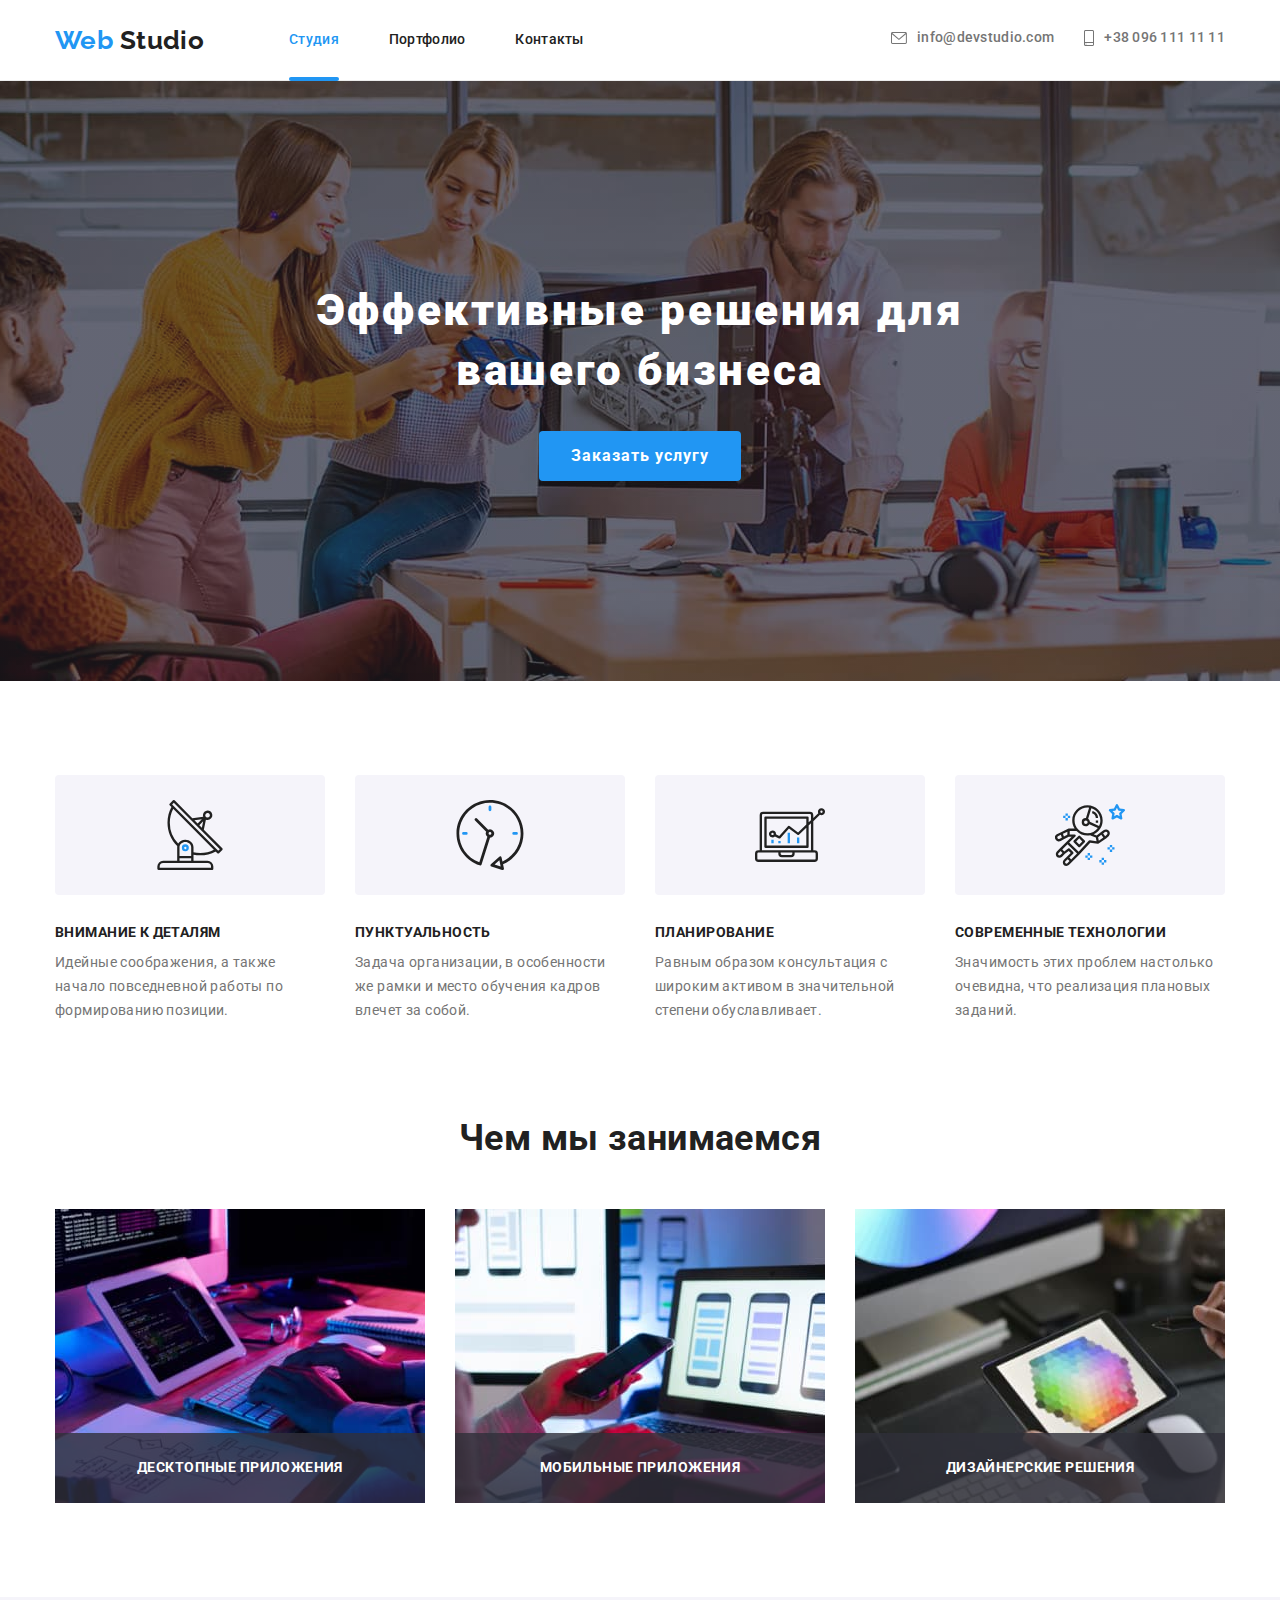
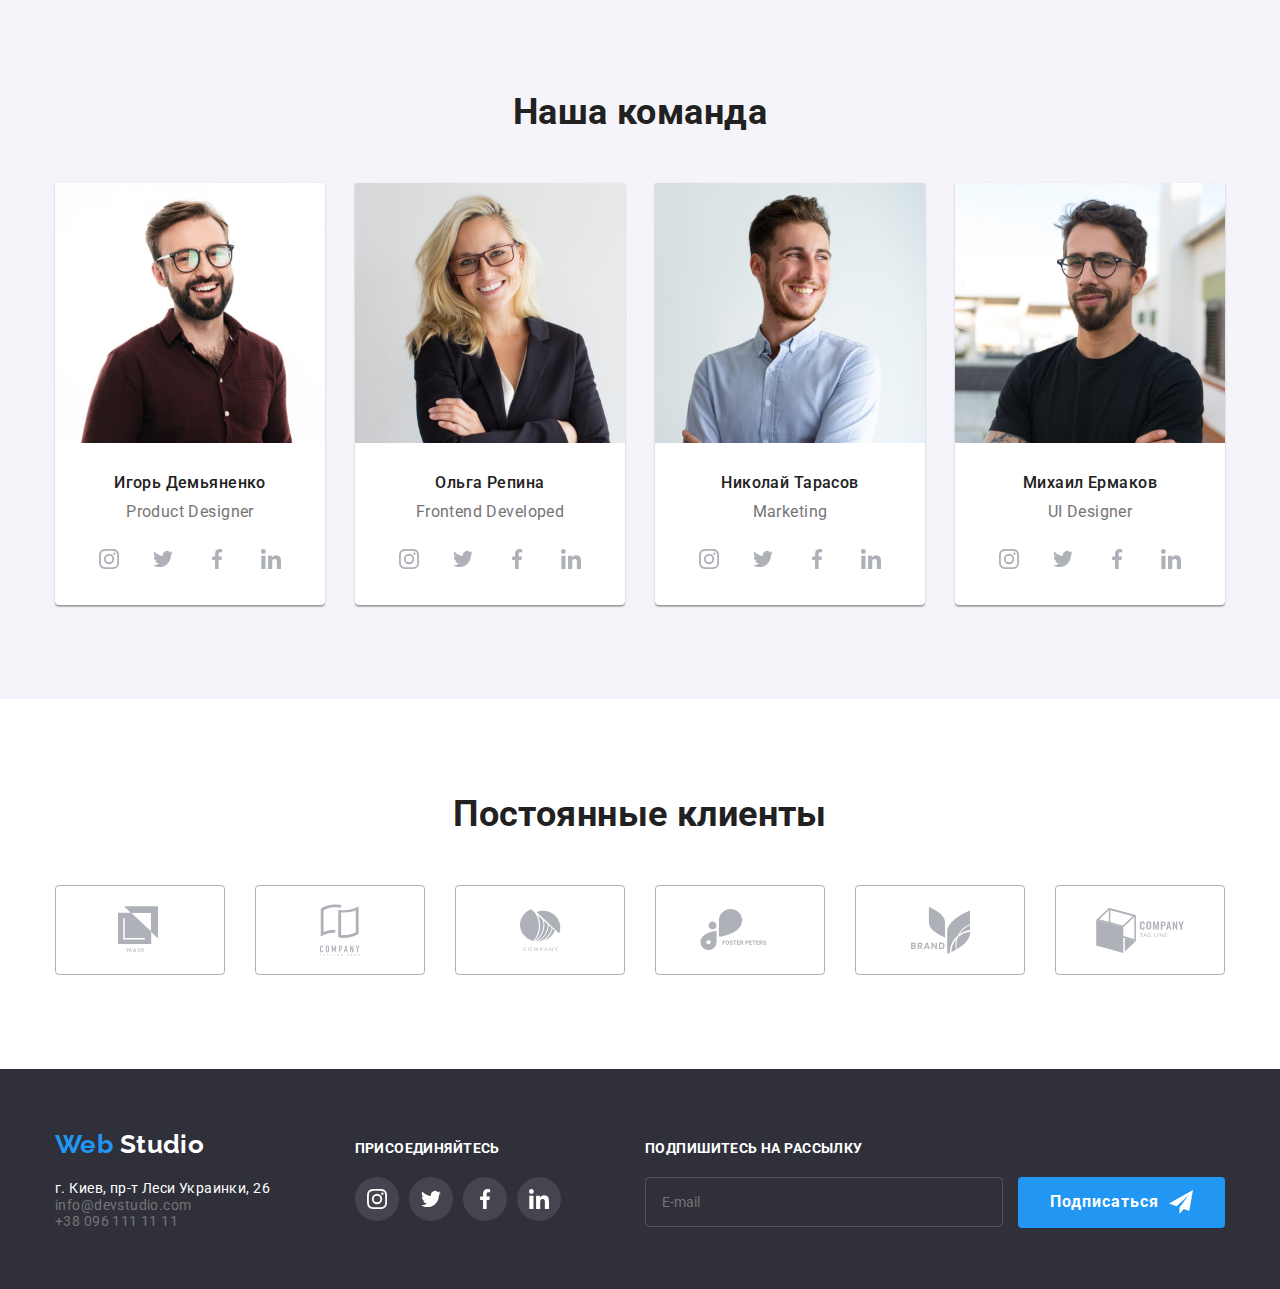
<file: index.html>
<!DOCTYPE html>
<html lang="ru">

<head>
  <meta charset="UTF-8">
  <meta name="viewport" content="width=device-width, initial-scale=1.0">
  <title>Студия</title>
  <link href="https://fonts.googleapis.com/css2?family=Raleway:wght@700&family=Roboto:wght@400;500;700;900&display=swap"
    rel="stylesheet">
  <link rel="stylesheet" href="https://cdnjs.cloudflare.com/ajax/libs/modern-normalize/0.7.0/modern-normalize.min.css">
  <link rel="stylesheet" href="./css/style.css">
  <script src="https://ajax.googleapis.com/ajax/libs/jquery/3.5.1/jquery.min.js"></script>
  <script src="./js/active-script.js"></script>
</head>

<body>
  <!-- Шапка сайта  -->
  <header class="page-header">

    <nav>
      <div class="container main-cont">
        <a href="./index.html" title="Logo" class="logo reset-link" lang="en"><span class="logo-color">Web</span>
          Studio</a>

        <ul class="menu reset-ul">
          <li class="items"><a href="./index.html" class="menu-link reset-link">Студия</a></li>
          <li class="items"><a href="./portfolio.html" class="menu-link reset-link">Портфолио</a></li>
          <li class="items"><a href="./" class="menu-link reset-link">Контакты</a></li>
        </ul>

        <ul class="contact reset-ul">
          <li class="items">
            <a href="mailto:info@devstudio.com" class="contact-link reset-link" lang="en">
              <svg class="icon-envelope">
                <use href="./images/sprite.svg#icon-envelope"></use>
              </svg> <span>info@devstudio.com</span></a>
          </li>
          <li class="items">
            <a href="tel:+380961111111" class="contact-link reset-link">
              <svg class="icon-smartphone">
                <use href="./images/sprite.svg#icon-smartphone"></use>
              </svg> <span>+38 096 111 11 11</span></a>
          </li>

        </ul>
      </div>
    </nav>
    <div class="header-line"></div>
  </header>
  <!-- Уникальный контент -->
  <main>
    <!-- Герой -->

    <section class="hero">
      <div class="hero-wrap">
        <h1 class="hero-title reset">
          Эффективные решения для вашего бизнеса
        </h1>

        <button type="button" class="button reset-button" data-modal-open>Заказать услугу</button>
      </div>
    </section>

    <section class="feature">
      <div class="container">
        <h2 class="reset-h indent visually-hidden">Особенности</h2>
        <ul class="feature-list reset-ul ">
          <li class="items">
            <div class="icon-items">
              <svg width="70" height="70">
                <use href="./images/sprite.svg#icon-antenna"></use>
              </svg>
            </div>

            <p class="feature-desc reset-p">Внимание к деталям</p>

            <p class="feature-text reset-p"> Идейные соображения, а также начало повседневной работы по формированию
              позиции.
            </p>
          </li>
          <li class="items">
            <div class="icon-items">
              <svg width="70" height="70">
                <use href="./images/sprite.svg#icon-clock"></use>
              </svg>
            </div>
            <p class="feature-desc reset-p">Пунктуальность</p>
            <p class="feature-text reset-p">
              Задача организации, в особенности же рамки и место обучения кадров влечет за собой.
            </p>
          </li>
          <li class="items">
            <div class="icon-items">
              <svg width="70" height="70">
                <use href="./images/sprite.svg#icon-diagram"></use>
              </svg>
            </div>
            <p class="feature-desc reset-p">Планирование</p>
            <p class="feature-text reset-p"> Равным образом консультация с широким активом в значительной степени
              обуславливает.
            </p>
          </li>
          <li class="items">
            <div class="icon-items">
              <svg width="70" height="70">
                <use href="./images/sprite.svg#icon-astronaut"></use>
              </svg>
            </div>
            <p class="feature-desc reset-p">Современные технологии</p>
            <p class="feature-text reset-p">Значимость этих проблем настолько очевидна, что реализация плановых заданий.
            </p>
          </li>
        </ul>
      </div>
    </section>

    <section class="box">
      <div class="container">
        <h2 class="reset indent">Чем мы занимаемся</h2>
        <ul class="box-list reset-ul">
          <li class="items">
            <div class="items-box-1">
              <img src="./images/box-1.jpg" alt="Десктопные приложения" width="370" height="294">
              <div class="items-box-2">
                <p class="items-box-2_title reset-p">Десктопные приложения</p>
              </div>
            </div>
          </li>
          <li class="items">
            <div class="items-box-1">
              <img src="./images/box-2.jpg" alt="Мобильные приложения" width="370" height="294">
              <div class="items-box-2">
                <p class="items-box-2_title reset-p">Мобильные приложения</p>
              </div>
            </div>
          </li>
          <li class="items">
            <div class="items-box-1">
              <img src="./images/box-3.jpg" alt="Дизайнерские решения" width="370" height="294">
              <div class="items-box-2">
                <p class="items-box-2_title reset-p">Дизайнерские решения</p>
              </div>
            </div>
          </li>
        </ul>
      </div>
    </section>

    <section class="team">
      <div class="container">
        <h2 class="reset indent">Наша команда</h2>
        <ul class="team-list reset-ul">
          <li class="team-style">
            <div>
              <img src="./images/teamcard-1.jpg" alt="Игорь Демьяненко" width="270" height="260">
            </div>
            <!-- Сделал div с помощью css можно будет легко задать стили, еще был вариант сделать список в списке.-->
            <div>
              <h3 class="team-title reset">Игорь Демьяненко</h3>
              <p class="team-text reset" lang="en">Product Designer</p>
            </div>
            <ul class="team-icon reset-ul">
              <li class="items">
                <a href="" class="team-icon-link reset-link">
                  <svg width="20" height="20">
                    <use href="./images/sprite.svg#icon-instagram"></use>
                  </svg>
                </a>
              </li>
              <li class="items">
                <a href="" class="team-icon-link reset-link">
                  <svg width="20" height="20">
                    <use href="./images/sprite.svg#icon-twitter"></use>
                  </svg>
                </a>
              </li>
              <li class="items">
                <a href="" class="team-icon-link reset-link">
                  <svg width="20" height="20">
                    <use href="./images/sprite.svg#icon-facebook"></use>
                  </svg>
                </a>
              </li>
              <li class="items">
                <a href="" class="team-icon-link reset-link">
                  <svg width="20" height="20">
                    <use href="./images/sprite.svg#icon-linkedin"></use>
                  </svg>
                </a>
              </li>
            </ul>
          </li>
          <li class="team-style">
            <div>
              <img src="./images/teamcard-2.jpg" alt="Ольга Репина" width="270" height="260">
            </div>

            <div>
              <h3 class="team-title reset">Ольга Репина</h3>
              <p class="team-text reset" lang="en">Frontend Developed</p>
            </div>
            <ul class="team-icon reset-ul">
              <li class="items">
                <a href="" class="team-icon-link reset-link">
                  <svg width="20" height="20">
                    <use href="./images/sprite.svg#icon-instagram"></use>
                  </svg>
                </a>
              </li>
              <li class="items">
                <a href="" class="team-icon-link reset-link">
                  <svg width="20" height="20">
                    <use href="./images/sprite.svg#icon-twitter"></use>
                  </svg>
                </a>
              </li>
              <li class="items">
                <a href="" class="team-icon-link reset-link">
                  <svg width="20" height="20">
                    <use href="./images/sprite.svg#icon-facebook"></use>
                  </svg>
                </a>
              </li>
              <li class="items">
                <a href="" class="team-icon-link reset-link">
                  <svg width="20" height="20">
                    <use href="./images/sprite.svg#icon-linkedin"></use>
                  </svg>
                </a>
              </li>
            </ul>
          </li>
          <li class="team-style">
            <div>
              <img src="./images/teamcard-3.jpg" alt="Николай Тарасов" width="270" height="260">
            </div>

            <div>
              <h3 class="team-title reset">Николай Тарасов</h3>
              <p class="team-text reset" lang="en">Marketing</p>
            </div>
            <ul class="team-icon reset-ul">
              <li class="items">
                <a href="" class="team-icon-link reset-link">
                  <svg width="20" height="20">
                    <use href="./images/sprite.svg#icon-instagram"></use>
                  </svg>
                </a>
              </li>
              <li class="items">
                <a href="" class="team-icon-link reset-link">
                  <svg width="20" height="20">
                    <use href="./images/sprite.svg#icon-twitter"></use>
                  </svg>
                </a>
              </li>
              <li class="items">
                <a href="" class="team-icon-link reset-link">
                  <svg width="20" height="20">
                    <use href="./images/sprite.svg#icon-facebook"></use>
                  </svg>
                </a>
              </li>
              <li class="items">
                <a href="" class="team-icon-link reset-link">
                  <svg width="20" height="20">
                    <use href="./images/sprite.svg#icon-linkedin"></use>
                  </svg>
                </a>
              </li>
            </ul>
          </li>
          <li class="team-style">
            <div>
              <img src="./images/teamcard-4.jpg" alt="Михаил Ермаков" width="270" height="260">
            </div>

            <div>
              <h3 class="team-title reset">Михаил Ермаков</h3>
              <p class="team-text reset" lang="en">UI Designer</p>
            </div>
            <ul class="team-icon reset-ul">
              <li class="items">
                <a href="" class="team-icon-link reset-link">
                  <svg width="20" height="20">
                    <use href="./images/sprite.svg#icon-instagram"></use>
                  </svg>
                </a>
              </li>
              <li class="items">
                <a href="" class="team-icon-link reset-link">
                  <svg width="20" height="20">
                    <use href="./images/sprite.svg#icon-twitter"></use>
                  </svg>
                </a>
              </li>
              <li class="items">
                <a href="" class="team-icon-link reset-link">
                  <svg width="20" height="20">
                    <use href="./images/sprite.svg#icon-facebook"></use>
                  </svg>
                </a>
              </li>
              <li class="items">
                <a href="" class="team-icon-link reset-link">
                  <svg width="20" height="20">
                    <use href="./images/sprite.svg#icon-linkedin"></use>
                  </svg>
                </a>
              </li>
            </ul>
          </li>
        </ul>

      </div>
    </section>
    <section class="client">
      <div class="container">
        <h2 class="indent reset">Постоянные клиенты</h2>

        <ul class="client-list reset-ul">
          <li class="items">
            <a href="" class="client-list-link reset-link">
              <svg width="44.27" height="49.23">
                <use href="./images/sprite.svg#icon-logo-1"></use>
              </svg>
            </a>
          </li>
          <li class="items">
            <a href="" class="client-list-link reset-link">
              <svg width="40" height="52">
                <use href="./images/sprite.svg#icon-logo-2"></use>
              </svg>
            </a>
          </li>
          <li class="items">
            <a href="" class="client-list-link reset-link">
              <svg width="41" height="42.6">
                <use href="./images/sprite.svg#icon-logo-3"></use>
              </svg>
            </a>
          </li>
          <li class="items">
            <a href="" class="client-list-link reset-link">
              <svg width="79.66" height="42.02">
                <use href="./images/sprite.svg#icon-logo-4"></use>
              </svg>
            </a>
          </li>
          <li class="items">
            <a href="" class="client-list-link reset-link">
              <svg width="59" height="47">
                <use href="./images/sprite.svg#icon-logo-5"></use>
              </svg>
            </a>
          </li>
          <li class="items">
            <a href="" class="client-list-link reset-link">
              <svg width="88.48" height="45.44">
                <use href="./images/sprite.svg#icon-logo-6"></use>
              </svg>
            </a>
          </li>
        </ul>
      </div>
    </section>
  </main>
  <footer>
    <div class="footer">
      <div>
        <a href="./index.html" class="logo-footer reset-link" lang="en"><span class="logo-color">Web</span> Studio</a>
        <address>

          <ul class="reset-ul">
            <li class="contact-text">г. Киев, пр-т Леси Украинки, 26</li>
            <li class="marg"><a href="mailto:info@devstudio.com" class="contact-link reset-link" lang="en">
                info@devstudio.com </a></li>
            <li class="marg"><a href="tel:+380961111111" class="contact-link reset-link"> +38 096 111 11 11 </a></li>
          </ul>
        </address>
      </div>
      <div class="social">
        <b class="social-title reset">присоединяйтесь</b>
        <ul class="social-list reset-ul">
          <li class="items">
            <a href="" class="social-link reset-link">
              <svg width="20" height="20">
                <use href="./images/sprite.svg#icon-instagram"></use>
              </svg>
            </a>
          </li>
          <li class="items">
            <a href="" class="social-link reset-link">
              <svg width="20" height="20">
                <use href="./images/sprite.svg#icon-twitter"></use>
              </svg>
            </a>
          </li>
          <li class="items">
            <a href="" class="social-link reset-link">
              <svg width="20" height="20">
                <use href="./images/sprite.svg#icon-facebook"></use>
              </svg>
            </a>
          </li>
          <li class="items">
            <a href="" class="social-link reset-link">
              <svg width="20" height="20">
                <use href="./images/sprite.svg#icon-linkedin"></use>
              </svg>
            </a>
          </li>
        </ul>

      </div>
      <div class="footer-form">
        <b class="social-title reset">Подпишитесь на рассылку</b>
        <form action="" class="footer-form-action">
          <input type="email" name="mail" id="mail" placeholder="E-mail">
          <button type="submit" class="button reset-button">Подписаться <svg width="24" height="24"
              class="footer-botton_icon">
              <use href="./images/sprite.svg#icon-send"></use>
            </svg> </button>
        </form>
      </div>
    </div>
    </div>

  </footer>
  <div class="backdrop is-hidden" data-modal>
    <div class="modal">
      <button type="button" class="close-modal" data-modal-close>
        <svg width="11" height="11">
          <use href="./images/sprite.svg#icon-close"></use>
        </svg>
      </button>
    </div>

    <script src="./js/modal.js"></script>
</body>

</html>
</file>
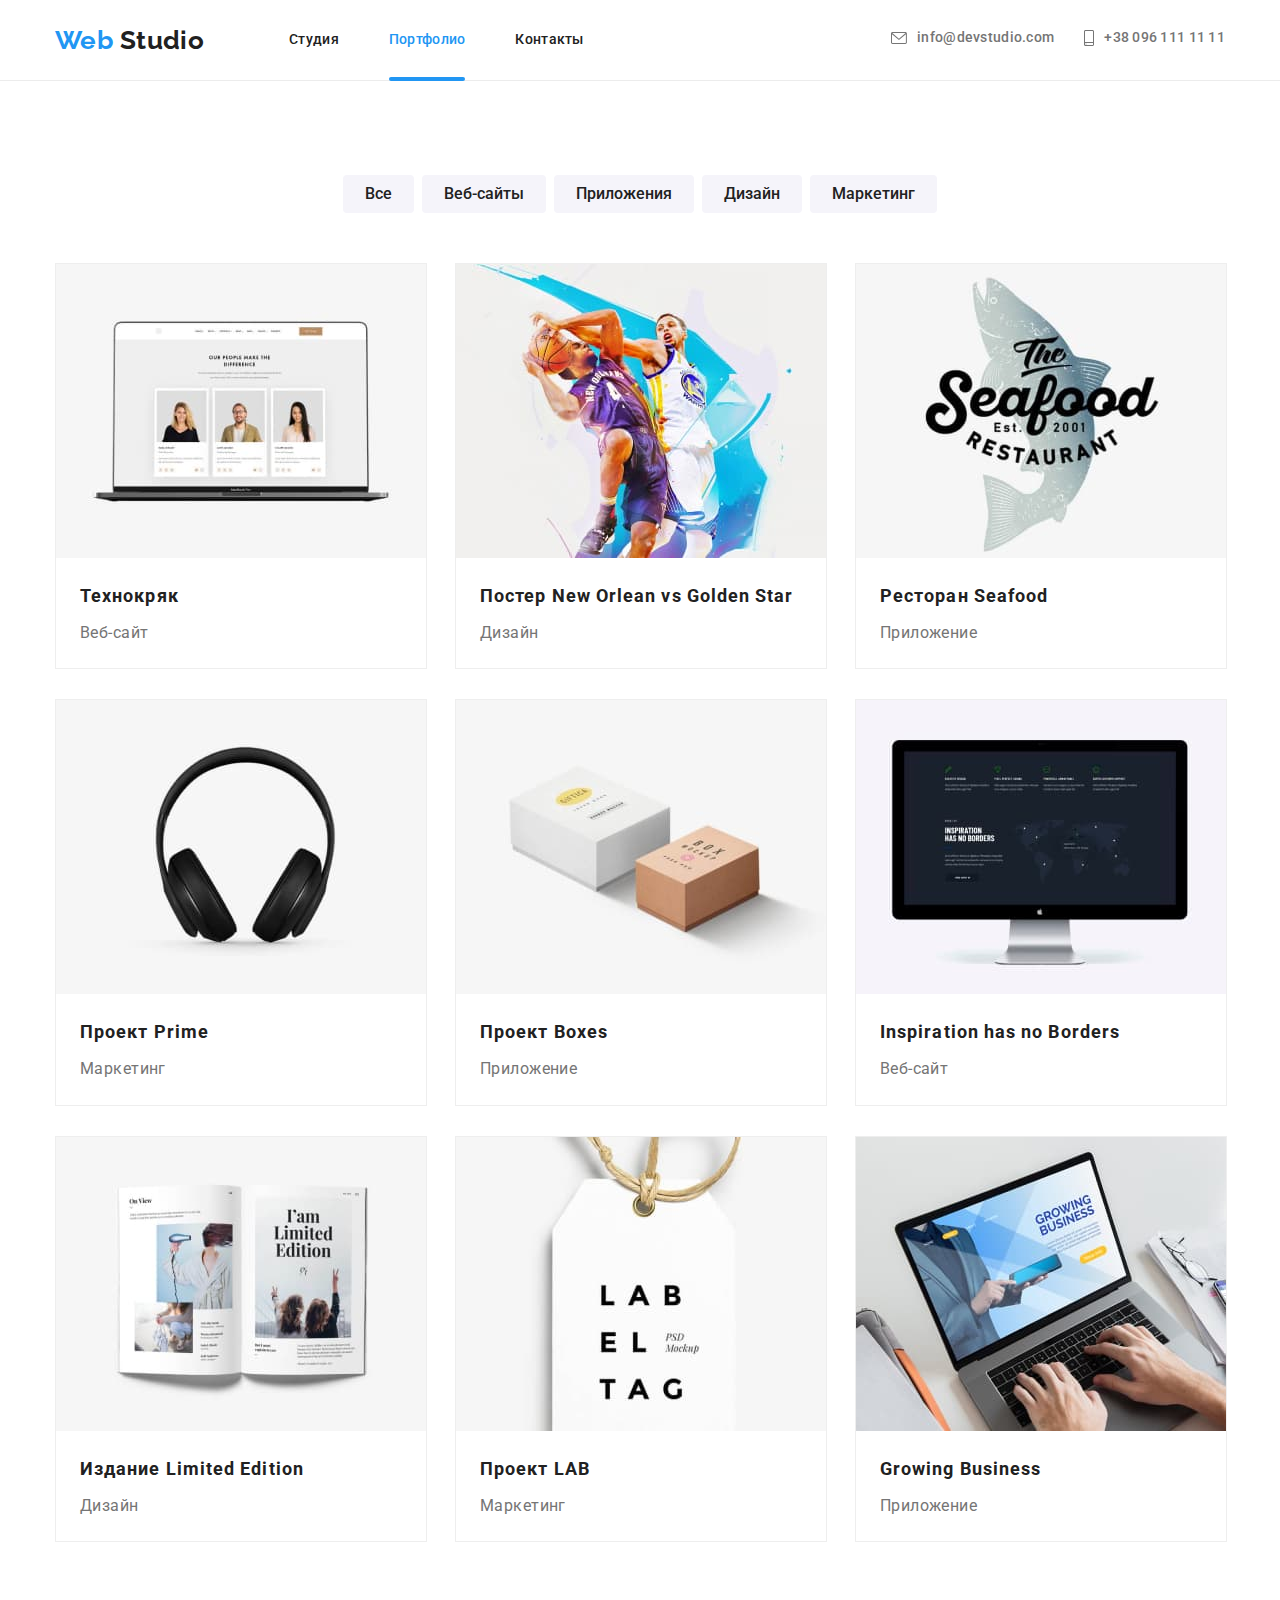
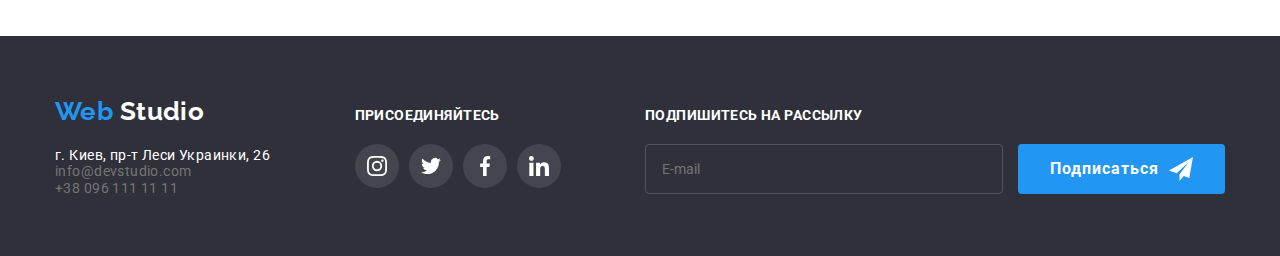
<file: portfolio.html>
<!DOCTYPE html>
<html lang="ru">
  <head>
    <meta charset="UTF-8" />
    <meta name="viewport" content="width=device-width, initial-scale=1.0" />
    <title>Портфолио</title>
    <link
      href="https://fonts.googleapis.com/css2?family=Raleway:wght@700&family=Roboto:wght@400;500;700;900&display=swap"
      rel="stylesheet"
    />
    <link
      rel="stylesheet"
      href="https://cdnjs.cloudflare.com/ajax/libs/modern-normalize/0.7.0/modern-normalize.min.css"
    />
    <link rel="stylesheet" href="./css/style.css" />
    <script src="https://ajax.googleapis.com/ajax/libs/jquery/3.5.1/jquery.min.js"></script>
    <script src="./js/active-script.js"></script>
  </head>

  <body>
    <!-- Шапка сайта  -->
    <header class="page-header">
      <nav>
        <div class="container main-cont">
          <a href="./index.html" title="Logo" class="logo reset-link" lang="en"
            ><span class="logo-color">Web</span> Studio</a
          >

          <ul class="menu reset-ul">
            <li class="items">
              <a href="./index.html" class="menu-link reset-link">Студия</a>
            </li>
            <li class="items">
              <a href="./portfolio.html" class="menu-link reset-link"
                >Портфолио</a
              >
            </li>
            <li class="items">
              <a href="./" class="menu-link reset-link">Контакты</a>
            </li>
          </ul>

          <ul class="contact reset-ul">
            <li class="items">
              <a
                href="mailto:info@devstudio.com"
                class="contact-link reset-link"
                lang="en"
              >
                <svg class="icon-envelope">
                  <use href="./images/sprite.svg#icon-envelope"></use></svg
                ><span>info@devstudio.com</span></a
              >
            </li>
            <li class="items">
              <a href="tel:+380961111111" class="contact-link reset-link">
                <svg class="icon-smartphone">
                  <use href="./images/sprite.svg#icon-smartphone"></use></svg
                ><span>+38 096 111 11 11</span></a
              >
            </li>
          </ul>
        </div>
      </nav>
    </header>

    <section class="portfolio">
      <div class="container">
        <!-- Придумал заголовок H1  -->
        <h1 class="portfolio-title reset visually-hidden">Наши работы</h1>

        <nav>
          <ul class="menu-filter reset-ul">
            <li class="items">
              <button type="button" class="menu-button reset-button">
                Все
              </button>
            </li>
            <li class="items">
              <button type="button" class="menu-button reset-button">
                Веб-сайты
              </button>
            </li>
            <li class="items">
              <button type="button" class="menu-button reset-button">
                Приложения
              </button>
            </li>
            <li class="items">
              <button type="button" class="menu-button reset-button">
                Дизайн
              </button>
            </li>
            <li class="items">
              <button type="button" class="menu-button reset-button">
                Маркетинг
              </button>
            </li>
          </ul>
        </nav>

        <div class="project">
          <ul class="project-list reset-ul">
            <li class="project-items">
              <a href="" class="project-items-link reset-link">
                <div class="project-items_images">
                  <img src="./images/tehno.jpg" width="370" alt="Технокряк" />
                  <div class="project-items_text">
                    <p class="project-desc reset">
                      Технокряк это современная площадка распространения
                      коронавируса. Компании используют эту платформу для
                      цифрового шпионажа и атак на защищённые сервера
                      конкурентов.
                    </p>
                  </div>
                </div>
                <div class="project-block">
                  <h3 class="project-title reset">Технокряк</h3>
                  <p class="project-text reset">Веб-сайт</p>
                </div>
              </a>
            </li>
            <li class="project-items">
              <!-- По макету я так понял, что при наведении на курсора на весь блок  -->
              <a href="" class="project-items-link reset-link">
                <div class="project-items_images">
                  <img src="./images/poster.jpg" width="370" alt="Постер" />
                  <div class="project-items_text">
                    <p class="project-desc reset">
                      Технокряк это современная площадка распространения
                      коронавируса. Компании используют эту платформу для
                      цифрового шпионажа и атак на защищённые сервера
                      конкурентов.
                    </p>
                  </div>
                </div>
                <div class="project-block">
                  <h3 class="project-title reset">
                    Постер New Orlean vs Golden Star
                  </h3>
                  <p class="project-text reset">Дизайн</p>
                </div>
              </a>
            </li>
            <li class="project-items">
              <a href="" class="project-items-link reset-link">
                <div class="project-items_images">
                  <img
                    src="./images/restoran.jpg"
                    width="370"
                    alt="Ресторан морепродукты"
                  />
                  <div class="project-items_text">
                    <p class="project-desc reset">
                      Технокряк это современная площадка распространения
                      коронавируса. Компании используют эту платформу для
                      цифрового шпионажа и атак на защищённые сервера
                      конкурентов.
                    </p>
                  </div>
                </div>
                <div class="project-block">
                  <h3 class="project-title reset">Ресторан Seafood</h3>
                  <p class="project-text reset">Приложение</p>
                </div>
              </a>
            </li>

            <li class="project-items">
              <a href="" class="project-items-link reset-link">
                <div class="project-items_images">
                  <img
                    src="./images/project-prime.jpg"
                    width="370"
                    alt="Проект Прайм"
                  />
                  <div class="project-items_text">
                    <p class="project-desc reset">
                      Технокряк это современная площадка распространения
                      коронавируса. Компании используют эту платформу для
                      цифрового шпионажа и атак на защищённые сервера
                      конкурентов.
                    </p>
                  </div>
                </div>
                <div class="project-block">
                  <h3 class="project-title reset">Проект Prime</h3>
                  <p class="project-text reset">Маркетинг</p>
                </div>
              </a>
            </li>
            <li class="project-items">
              <a href="" class="project-items-link reset-link">
                <div class="project-items_images">
                  <img
                    src="./images/project-box.jpg"
                    width="370"
                    alt="Проект ящики"
                  />
                  <div class="project-items_text">
                    <p class="project-desc reset">
                      Технокряк это современная площадка распространения
                      коронавируса. Компании используют эту платформу для
                      цифрового шпионажа и атак на защищённые сервера
                      конкурентов.
                    </p>
                  </div>
                </div>
                <div class="project-block">
                  <h3 class="project-title reset">Проект Boxes</h3>
                  <p class="project-text reset">Приложение</p>
                </div>
              </a>
            </li>
            <li class="project-items">
              <a href="" class="project-items-link reset-link">
                <div class="project-items_images">
                  <img
                    src="./images/inspiration.jpg"
                    width="370"
                    alt="Стремление не имеет границ"
                  />
                  <div class="project-items_text">
                    <p class="project-desc reset">
                      Технокряк это современная площадка распространения
                      коронавируса. Компании используют эту платформу для
                      цифрового шпионажа и атак на защищённые сервера
                      конкурентов.
                    </p>
                  </div>
                </div>
                <div class="project-block">
                  <h3 class="project-title reset" lang="en">
                    Inspiration has no Borders
                  </h3>
                  <p class="project-text reset">Веб-сайт</p>
                </div>
              </a>
            </li>

            <li class="project-items">
              <a href="" class="project-items-link reset-link">
                <div class="project-items_images">
                  <img src="./images/izdanie.jpg" width="370" alt="Издание" />
                  <div class="project-items_text">
                    <p class="project-desc reset">
                      Технокряк это современная площадка распространения
                      коронавируса. Компании используют эту платформу для
                      цифрового шпионажа и атак на защищённые сервера
                      конкурентов.
                    </p>
                  </div>
                </div>
                <div class="project-block">
                  <h3 class="project-title reset" lang="en">
                    Издание Limited Edition
                  </h3>
                  <p class="project-text reset">Дизайн</p>
                </div>
              </a>
            </li>
            <li class="project-items">
              <a href="" class="project-items-link reset-link">
                <div class="project-items_images">
                  <img
                    src="./images/project-lab.jpg"
                    width="370"
                    alt="Проект лаб"
                  />
                  <div class="project-items_text">
                    <p class="project-desc reset">
                      Технокряк это современная площадка распространения
                      коронавируса. Компании используют эту платформу для
                      цифрового шпионажа и атак на защищённые сервера
                      конкурентов.
                    </p>
                  </div>
                </div>
                <div class="project-block">
                  <h3 class="project-title reset">Проект LAB</h3>
                  <p class="project-text reset">Маркетинг</p>
                </div>
              </a>
            </li>
            <li class="project-items">
              <a href="" class="project-items-link reset-link">
                <div class="project-items_images">
                  <img
                    src="./images/growing.jpg"
                    width="370"
                    alt="Растущий бизнес"
                  />
                  <div class="project-items_text">
                    <p class="project-desc reset">
                      Технокряк это современная площадка распространения
                      коронавируса. Компании используют эту платформу для
                      цифрового шпионажа и атак на защищённые сервера
                      конкурентов.
                    </p>
                  </div>
                </div>
                <div class="project-block">
                  <h3 class="project-title reset" lang="en">
                    Growing Business
                  </h3>
                  <p class="project-text reset">Приложение</p>
                </div>
              </a>
            </li>
          </ul>
        </div>
      </div>
    </section>
    <footer>
      <div class="footer">
        <div>
          <a href="./index.html" class="logo-footer reset-link" lang="en"
            ><span class="logo-color">Web</span> Studio</a
          >
          <address>
            <ul class="reset-ul">
              <li class="contact-text">г. Киев, пр-т Леси Украинки, 26</li>
              <li class="marg">
                <a
                  href="mailto:info@devstudio.com"
                  class="contact-link reset-link"
                  lang="en"
                >
                  info@devstudio.com
                </a>
              </li>
              <li class="marg">
                <a href="tel:+380961111111" class="contact-link reset-link">
                  +38 096 111 11 11
                </a>
              </li>
            </ul>
          </address>
        </div>
        <div class="social">
          <b class="social-title reset">присоединяйтесь</b>
          <ul class="social-list reset-ul">
            <li class="items">
              <a href="" class="social-link reset-link">
                <svg width="20" height="20">
                  <use href="./images/sprite.svg#icon-instagram"></use>
                </svg>
              </a>
            </li>
            <li class="items">
              <a href="" class="social-link reset-link">
                <svg width="20" height="20">
                  <use href="./images/sprite.svg#icon-twitter"></use>
                </svg>
              </a>
            </li>
            <li class="items">
              <a href="" class="social-link reset-link">
                <svg width="20" height="20">
                  <use href="./images/sprite.svg#icon-facebook"></use>
                </svg>
              </a>
            </li>
            <li class="items">
              <a href="" class="social-link reset-link">
                <svg width="20" height="20">
                  <use href="./images/sprite.svg#icon-linkedin"></use>
                </svg>
              </a>
            </li>
          </ul>
        </div>
        <div class="footer-form">
          <b class="social-title reset">Подпишитесь на рассылку</b>
          <form action="" class="footer-form-action">
            <input type="email" name="mail" id="mail" placeholder="E-mail" />
            <button type="submit" class="button reset-button">
              Подписаться
              <svg width="24" height="24" class="footer-botton_icon">
                <use href="./images/sprite.svg#icon-send"></use>
              </svg>
            </button>
          </form>
        </div>
      </div>
    </footer>
  </body>
</html>
</file>
<file: css/style.css>
/* Ширина сайта 1600px  */
/* Ширина портфолио 1170px */
/* Отступы портфолио margin 215px */

:root {
 --primary-text-color:#757575;
--bg-color:#ffffff;
--title-text-color:#212121;
--accent-color:#2196F3;
--button-color:#ffffff;
--bg-footer:#2F303A;

}

body
{
background-color: var(--bg-color);
color: var(--primary-text-color);
font-family: 'Roboto', sans-serif;
font-size: 14px;
line-height: 1.17;
letter-spacing: 0.03em;
}

footer {
background-color: var(--bg-footer);
}

img {
display: block;
}
/* Сброс стилей списка */
.reset-ul {
padding: 0;
margin: 0;
list-style-type: none;
} 

/* Сброс стилей  */
:focus {
    outline: none;
}

.reset {
    padding: 0;
    margin: 0;     
}

.reset-link {

    text-decoration: none;   
}

.reset-button {
    border:0;
}

.reset-h {
margin:0;
padding:0;

}

.reset-p {
margin:0;
padding:0;

}
/* Можно было сделать сброс по тегам, или еще проще подключить  reset.css */

.visually-hidden {
    position: absolute !important;
    clip: rect(1px 1px 1px 1px); /* IE6, IE7 */
    clip: rect(1px, 1px, 1px, 1px);
    padding:0 !important;
    border:0 !important;
    height: 1px !important; 
    width: 1px !important; 
    overflow: hidden;}
    
address {

    font-style: normal;  
}

/* Временно дял красоты */

.page-header {
border-bottom: 1px solid #ECECEC;
}

.logo {

   color: var(--title-text-color); 

   font-family: 'Raleway', sans-serif;
   font-weight:700;
   font-size: 26px;
   line-height: 1.19;
}
.logo-color {

color:var(--accent-color); 

}
.main-cont {
display: flex;
align-items: center;


}
.menu {
display: flex;
margin-left: 85px;

    
font-weight: 500;
font-size: 14px;
line-height: 1.14;
letter-spacing: 0.02em;
}

.menu .items:not(:last-child) {
margin-right: 50px;
}

.menu-link {
padding-left: 0;
display: block;
padding-top: 32px;
padding-bottom: 32px;
color: var(--title-text-color);
transition: color 250ms cubic-bezier(0.4, 0, 0.2, 1);
}

.menu .items {
position: relative;
}

.menu-link:hover::after{
display:inherit;
content: '';
background-color: #2196F3;
}

.menu .active {
    color:var(--accent-color);
}

.menu .active::after {
    display:inherit;
    content: '';
    width: 100%;
    height: 4px;
    background-color: #2196F3;
    border-radius: 2px;
    position: absolute;
    bottom: -1px;
    left:0;
}


.menu-link:hover, .menu-link:focus {
color: var(--accent-color);

}
/* .menu-link:active {
    color: var(--accent-color);  
} */

.contact {
display: flex;
margin-left: auto;

font-weight: 500;
font-size: 14px;
line-height: 1.14;
letter-spacing: 0.02em;
}

.contact .items + .items {
    margin-left: 30px;
}

.contact-link  {
display: inline-flex;
align-items: center;
color: var(--primary-text-color);
fill:#757575;
transition: color 250ms cubic-bezier(0.4, 0, 0.2, 1), fill 250ms cubic-bezier(0.4, 0, 0.2, 1);

}

.contact-link:hover, contact-link:focus {
color:var(--accent-color);
fill:#2196F3;

}
.contact-text {
color:#ffffff;  

line-height: 1.17;
}

.hero
{
    max-width: 1600px;
    min-height: 600px;
    margin-left: auto;
    margin-right: auto;
    background-image: linear-gradient(to right, rgba(47, 48, 58, 0.4),rgba(47, 48, 58, 0.4)), url(../images/header.jpg);
    background-color: black;
    background-repeat: no-repeat;
    background-position: center;
    background-size: cover;
    text-align: center;
    display: flex;

}
.hero-wrap {
    max-width: 696px;
    margin: auto;
    padding:0 15px;
}

.hero-title {
margin-top: 0;
margin-bottom: 30px;
color:#ffffff;

font-weight: 900;
font-size: 44px;
line-height: 1.36;
letter-spacing: 0.06em;
}

.portfolio-title {
margin-top: 0;
margin-bottom: 30px;
color:#ffffff;

font-weight: 900;
font-size: 44px;
line-height: 1.36;
letter-spacing: 0.06em;
text-align: center;
}

/* Мне кажется логичней и удобней так сделать, у нас h2  одинаковый на всех страницах 
Но если нужно можно создать отдельных класс   */
h2 {
color: var(--title-text-color);
font-weight: 700;
font-size: 36px;
line-height: 1.17;
text-align: center;
}

.feature-title {
color: var(--title-text-color);

font-weight: 700;
line-height: 1.14;


}
.feature-desc {
color: var(--title-text-color);
font-weight: 700;
line-height: 1.14;
text-transform: uppercase;

margin-bottom:10px;
}

.feature-text {
line-height: 1.714;
}

.box-title {
color:#ffffff;  
font-weight: 700;
line-height: 1.14;
text-transform: uppercase;
}
.team-title {
display: block;
margin-top: 30px;
color: var(--title-text-color);

font-weight: 500;
font-size: 16px;
line-height: 1.19;

}
.team-text {
display: block;
margin-top:10px;
margin-bottom: 16px;
font-size: 16px;
line-height: 1.19;

}


.button {
display: inline-block;
min-width: 200px;
padding-left: 32px;
padding-right: 32px;
padding-top:10px;
padding-bottom: 10px;
border-radius: 4px;
color:var(--button-color);
background-color: var(--accent-color);

font-weight: 700;
font-size: 16px;
line-height: 1.9;
letter-spacing: 0.06em;

}

.button:hover, .button:focus {
cursor: pointer;
}

.menu-button {
padding:6px 22px;
background-color: #F5F4FA;
color:#212121;
border-radius: 4px;
font-weight: 500;
font-size: 16px;
line-height:1.625;
cursor: pointer;
transition: color 250ms cubic-bezier(0.4, 0, 0.2, 1), background-color 250ms cubic-bezier(0.4, 0, 0.2, 1);
}

.menu-button:hover, .menu-button:focus{
    background-color: var(--accent-color);
    color: var(--button-color);
    }
    
.project-title {
margin-bottom: 4px;
color:var(--title-text-color);
font-weight: 700;
font-size: 18px;
line-height: 2;
letter-spacing: 0.06em;
}


.menu-filter {
    display: flex;
    justify-content: center;
}

.menu-filter .items + .items{
    margin-left:8px;
}
.project{
    margin-top: 50px;
    
}
.project-text {
color: var(--primary-text-color);
font-size: 16px;
line-height: 1.9;

}

.project-desc {
color:#ffffff;

font-size: 18px;
line-height: 1.6;
}

.logo-footer {
display: block;
margin-bottom: 20px;
font-family: 'Raleway', sans-serif;
font-weight:700;
font-size: 26px;
line-height: 1.19;

color: #ffffff;
}

.feature-list, .box-list, .client-list, .team-list {
display: flex;
}

/* Классы одинаковые, можно прописать в одну строку */
/* .box-list {
    display: flex;
    padding-top: 50px;
    }
    .client-list {
        display: flex;
        padding-top: 50px;
    }
    .team-list {
        display: flex;
        padding-top: 50px;
    
    } */


.feature-list .items + .items {

margin-left: 30px;
}
/* .feature-list .items:not(:first-child)
{
    margin-left: 30px;
} */


.box {
    padding-top:94px;
    padding-bottom:94px;
    text-align: center;
}

.team {
    padding-top:94px; 
    padding-bottom:94px;
    text-align: center;
    background-color: #F5F4FA;

}
.feature {
    padding-top:94px; 
}
.client {
    padding-top: 94px;
    padding-bottom: 94px;
}

.portfolio {
padding-top:94px; 
padding-bottom:94px;

}

.container {
width: 1200px;
margin-left: auto;
margin-right: auto;
padding-left: 15px;
padding-right: 15px;

}


/* .box-list .items {
width: calc((100% - 60px)/3); 
} */

.box-list .items + .items {
margin-left:30px;
}

.indent {
    margin-bottom: 50px;
}

.client-list .items + .items {
margin-left:30px; 
}


.team-icon {
    display: flex;
    justify-content: center;
    margin-bottom: 24px;

}
/* .team {
    text-align: center;
    background-color: #F5F4FA;
} */

.team-style {
    width: calc((100% - 90px)/4);
    background-color: var(--bg-color);
    box-shadow: 0px 1px 3px rgba(0, 0, 0, 0.12), 0px 1px 1px rgba(0, 0, 0, 0.14), 0px 2px 1px rgba(0, 0, 0, 0.2);
    border-radius: 0px 0px 4px 4px;
}

.team-style:not(:last-child) {
    margin-right: 30px;
}



/* Футер */
.footer {
 display: flex;
 justify-content: space-between;
 align-items: baseline;
 width: 1200px;
 margin-left: auto;
margin-right: auto;
padding-left: 15px;
padding-right: 15px;    
padding-top: 60px;
padding-bottom: 60px;
}
}

.marg {
margin-top: 9px;

}

.social-list {
display: flex;

}

.social-list .items + .items {
    margin-left:10px;
    
}


.social-title {
display: block;
padding-bottom: 20px;
color:#ffffff;  
font-weight: 700;
line-height: 1.14;
text-transform: uppercase;
}

.project-list {
    display: flex;
    flex-wrap: wrap;
    
}


.project-items {
width: calc((100% - 60px)/3);
margin-right: 30px;
margin-bottom: 30px;
}

.project-items:nth-child(3n){
    margin-right: 0;
} 

 .project-items:nth-last-child(-n+3) {
    margin-bottom: 0;
   
} 
.project-block {
    margin: 20px 24px;
}

.project-items-link {
    display: inline-block;
    border: 1px solid #EEEEEE;
    }

.project-items-link:hover, .project-items-link:focus {

box-shadow: 0px 1px 1px rgba(0, 0, 0, 0.12), 0px 4px 4px rgba(0, 0, 0, 0.06), 1px 4px 6px rgba(0, 0, 0, 0.16);
}
/* Svg sprite все эти с параметры можно было прописать в inline svg, но я решил прописать в  css для практики  */

.icon-smartphone {
width: 10px;
height: 16px;
margin-right: 10px;

}

.icon-envelope{
    width: 16px;
    height: 12px;  
    margin-right: 10px;
}

/*   Стили для контейнера Особенности */
.icon-items {
    width: 270px;
    height: 120px;
    display: inline-flex;
    align-items: center;
    justify-content: center;
    background: #F5F4FA;
    border-radius: 4px;
    margin-bottom: 30px;
}

/* Стили для ссылок соц.сетей наша команда и футер  */

.social-link {
width: 44px;
height: 44px;
display: inline-flex;
align-items: center;
justify-content: center;
background-color: rgba(255, 255, 255, 0.1);
border-radius: 50%;
fill:#ffffff;
transition: background-color 250ms cubic-bezier(0.4, 0, 0.2, 1), fill 250ms cubic-bezier(0.4, 0, 0.2, 1);
}

.social-link:hover, .social-link:focus {
    background-color: #2196F3;
    fill:#ffffff;
 

}

.team-icon-link {
    width: 44px;
    height: 44px;
    display: inline-flex;
    align-items: center;
    justify-content: center;
    fill:#afb1b8;
    border-radius: 50%;
    /* transition: fill 250ms cubic-bezier(0.4, 0, 0.2, 1); */
    transition: background-color 250ms cubic-bezier(0.4, 0, 0.2, 1),
    fill 250ms cubic-bezier(0.4, 0, 0.2, 1);
   
}

.team-icon-link:hover, .team-icon-link:focus {
    fill:#FFFFFF;
    background-color: #2196F3;
    border-radius: 50%;
}

.team-icon .items + .items {
    margin-left:10px;
}

.client-list-link {
    width: 170px;
    height: 90px;
    display: inline-flex;
    align-items: center;
    justify-content: center;
    border: 1px solid #AFB1B8;
    border-radius: 4px;
    fill:#afb1b8;
    transition: border-color 250ms cubic-bezier(0.4, 0, 0.2, 1),
    fill 250ms cubic-bezier(0.4, 0, 0.2, 1);
    
}

.client-list-link:hover, .client-list-link :focus {
    fill:#2196F3;
    border-color: #2196F3;
}

.items-box-1 {
    position: relative;
}

.items-box-2 {
    position: absolute;
    width: 100%;
    min-height: 70px;
    background-color:rgba(47, 48, 58, 0.8);
    bottom: 0;
    display: flex;
    align-items: center;
    justify-content: center;
}

.items-box-2_title {
color:#ffffff;
font-weight: 700;
text-transform: uppercase;
line-height: 1.14;
}

.project-items_images {
position: relative;
overflow: hidden;

}

.project-items_text {
    position: absolute;
    top: 0;
    left:0;
    width: 100%;
    height: 100%;
    background: rgba(33, 150, 243, 0.9);
    display: flex;
    align-items: center;
    justify-content: center;
    padding-left: 24px;
    padding-right: 24px;
    transform: translateY(100%);
    transition: transform 250ms cubic-bezier(0.4, 0, 0.2, 1);
    
}

.project-items-link:hover .project-items_text,
.project-items-link:focus .project-items_text {
    transform: translateY(0%);
}

/* Модальное окно */

.backdrop {
position: fixed;
top:0;
left:0;
width: 100%;
height: 100%;
background-color: rgba(0, 0, 0, 0.2);
opacity: 1;
transition: opacity 250ms cubic-bezier(0.4, 0, 0.2, 1);
}

.modal {
position: absolute;
width: 528px;
height: 581px;
top:50%;
left:50%;
background-color: #FFFFFF;
box-shadow: 0px 1px 3px rgba(0, 0, 0, 0.12), 0px 1px 1px rgba(0, 0, 0, 0.14), 0px 2px 1px rgba(0, 0, 0, 0.2);
border-radius: 4px;
transform: translate(-50%,-50%) scale(1);
transition: all 250ms cubic-bezier(0.4, 0, 0.2, 1);
}

.backdrop.is-hidden {
opacity: 0;
visibility: hidden;
pointer-events: none;
}

.backdrop.is-hidden .modal {
transform: translate(-50%,-50%) scale(0.2);
}

.close-modal {
position: absolute;
width: 30px;
height:30px;
top:0;
right:0;
margin-top: 8px;
margin-right: 8px;
display: flex;
align-items: center;
justify-content: center;
background-color:#ffffff;
border: 1px solid rgba(0, 0, 0, 0.1);
border-radius: 50%;
cursor: pointer;
}

.footer-form-action .button {
    display: inline-flex;
    justify-content: center;
    align-items: center;
    margin-left: 12px;
}


.footer-form-action input {
min-width: 358px;
min-height: 50px;
border: 1px solid rgba(165, 165, 165, 0.3);
border-radius: 4px;
background: transparent;
padding-left: 16px;
color: var(--button-color);
}

.footer-botton_icon {
margin-left: 10px;
fill:#ffffff;

}
</file>
